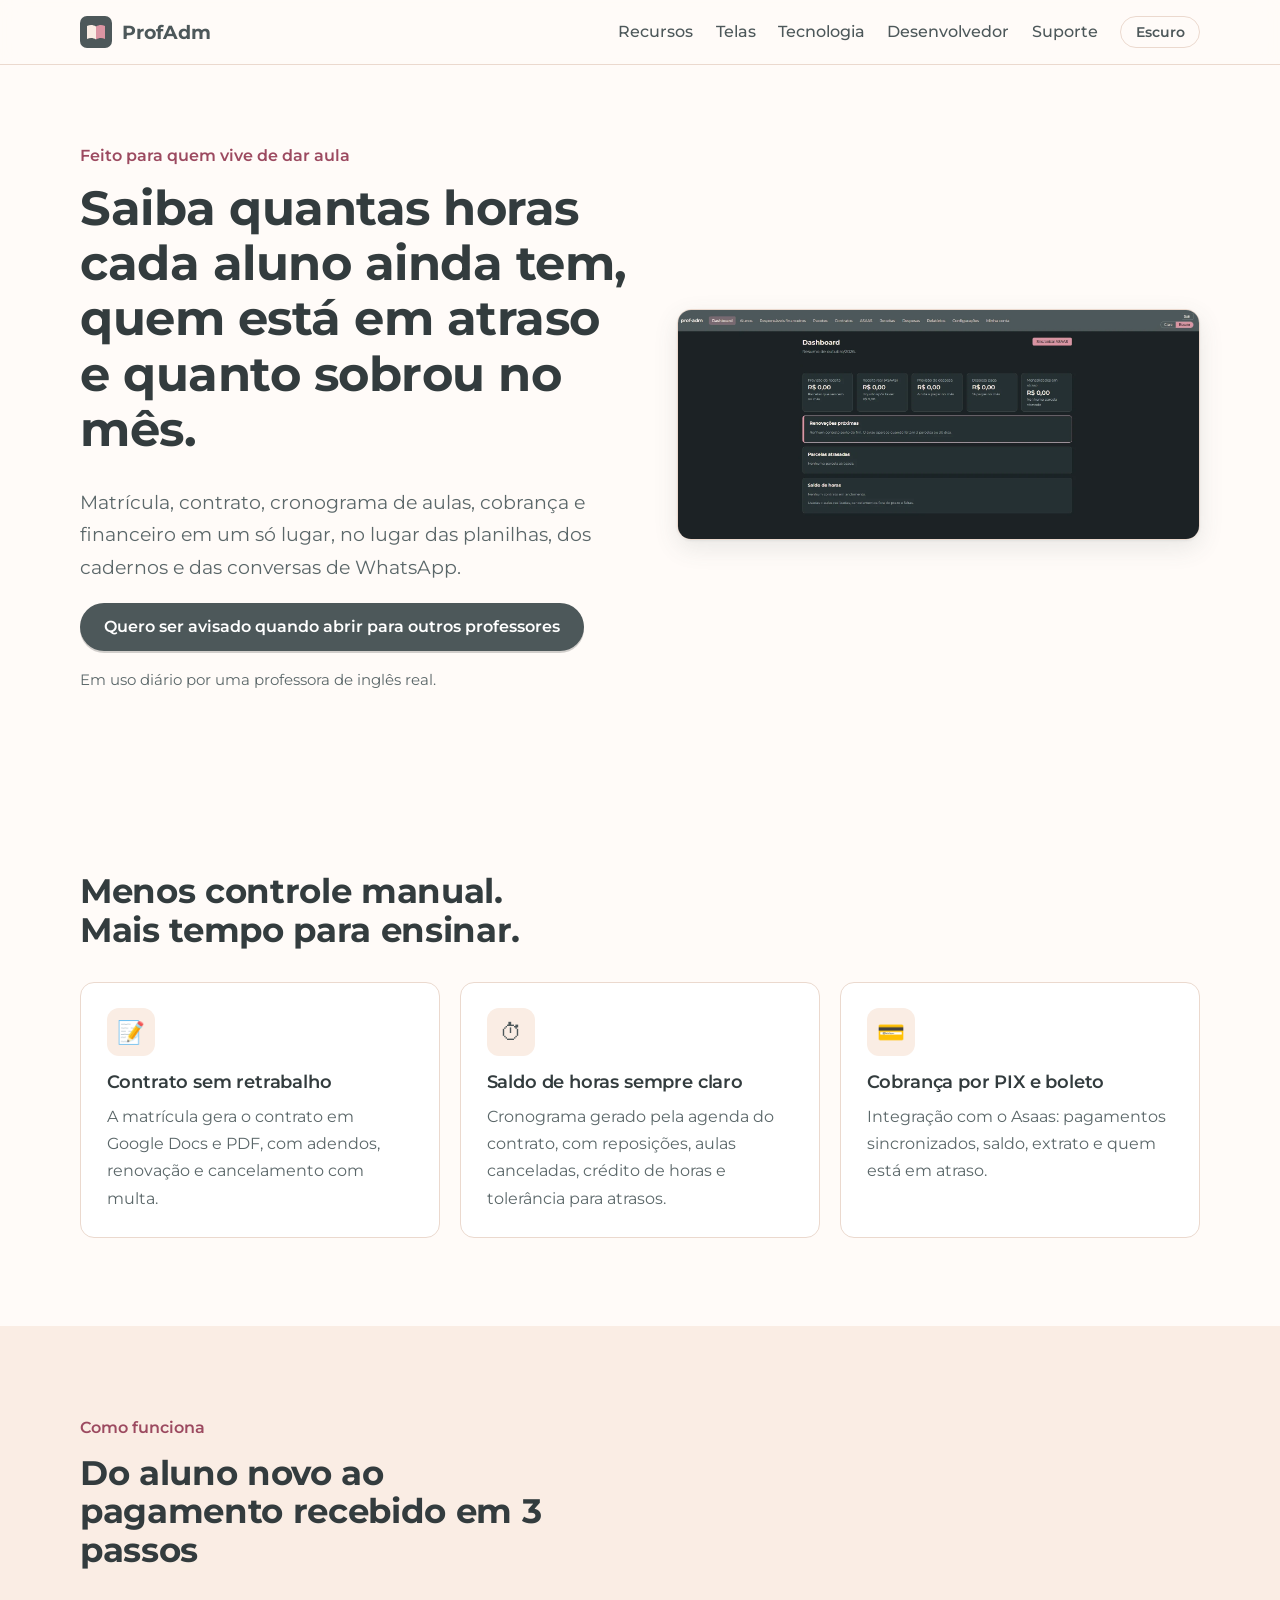
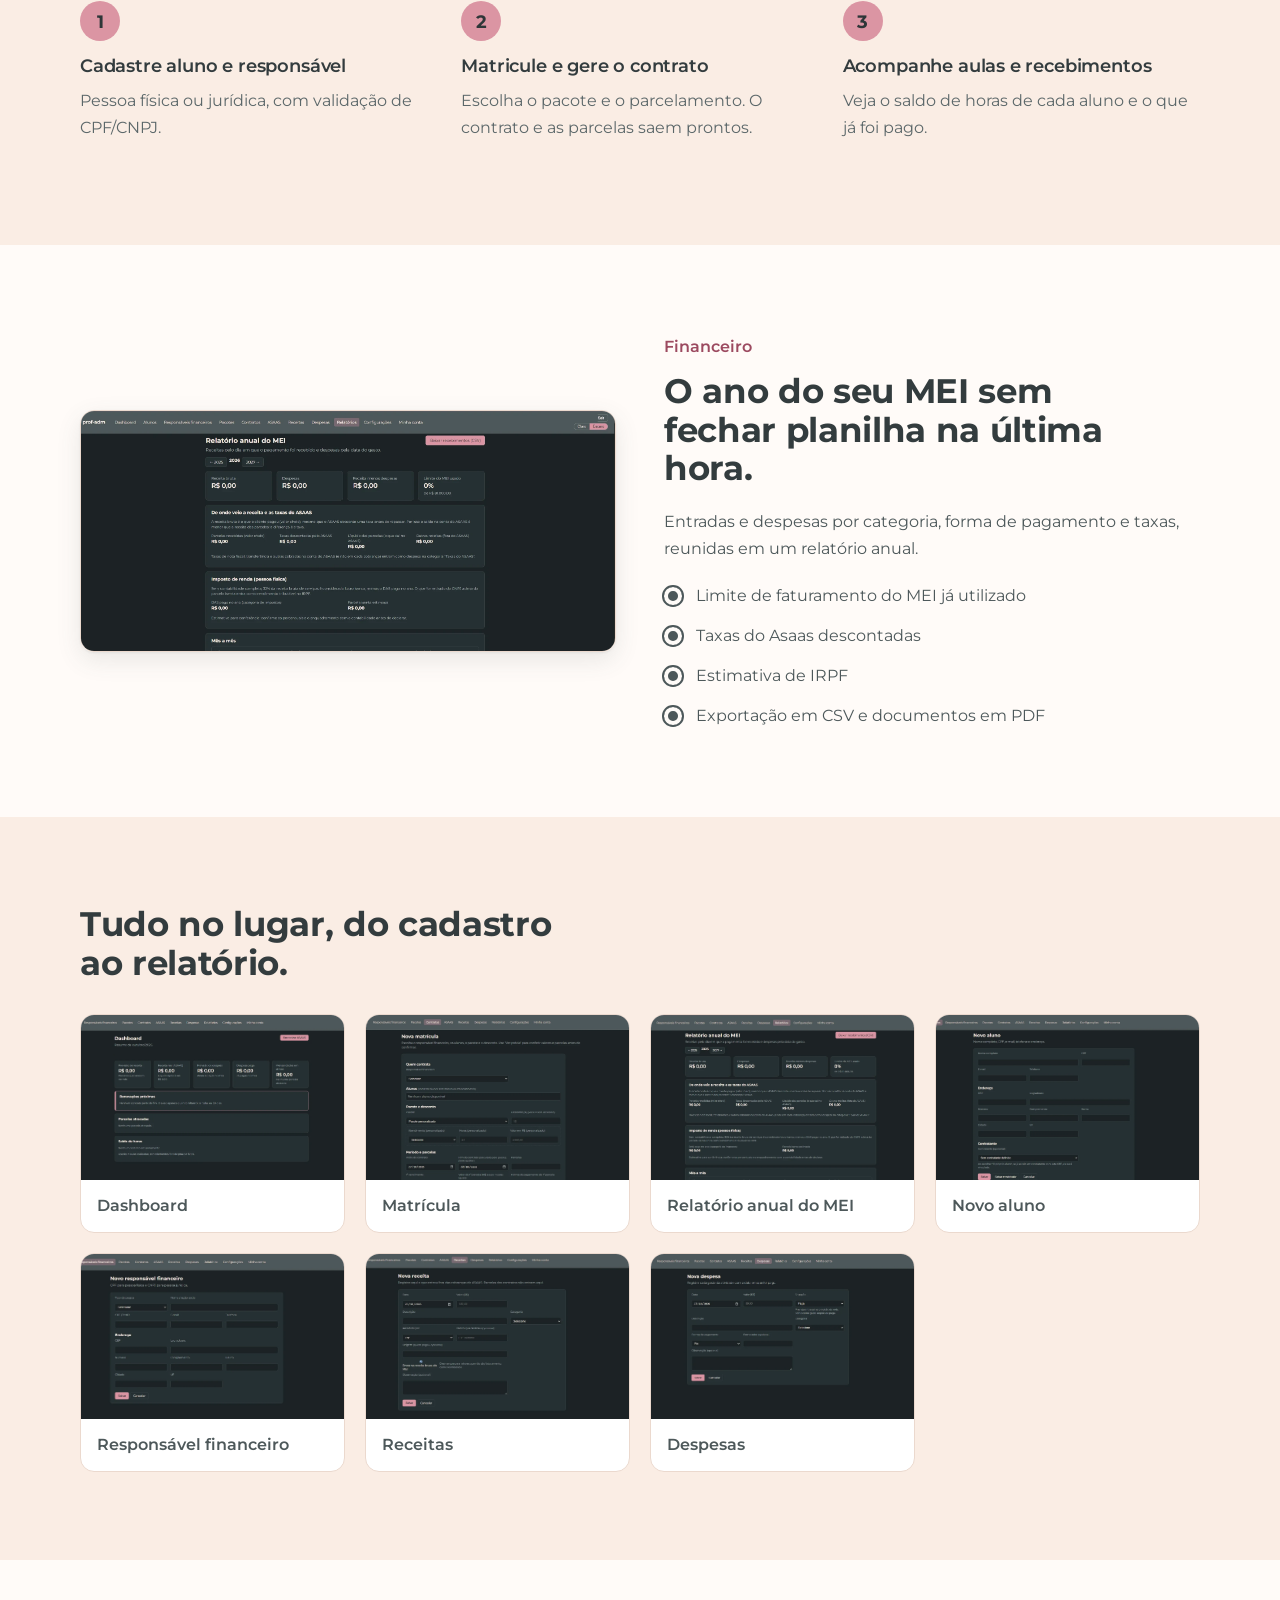
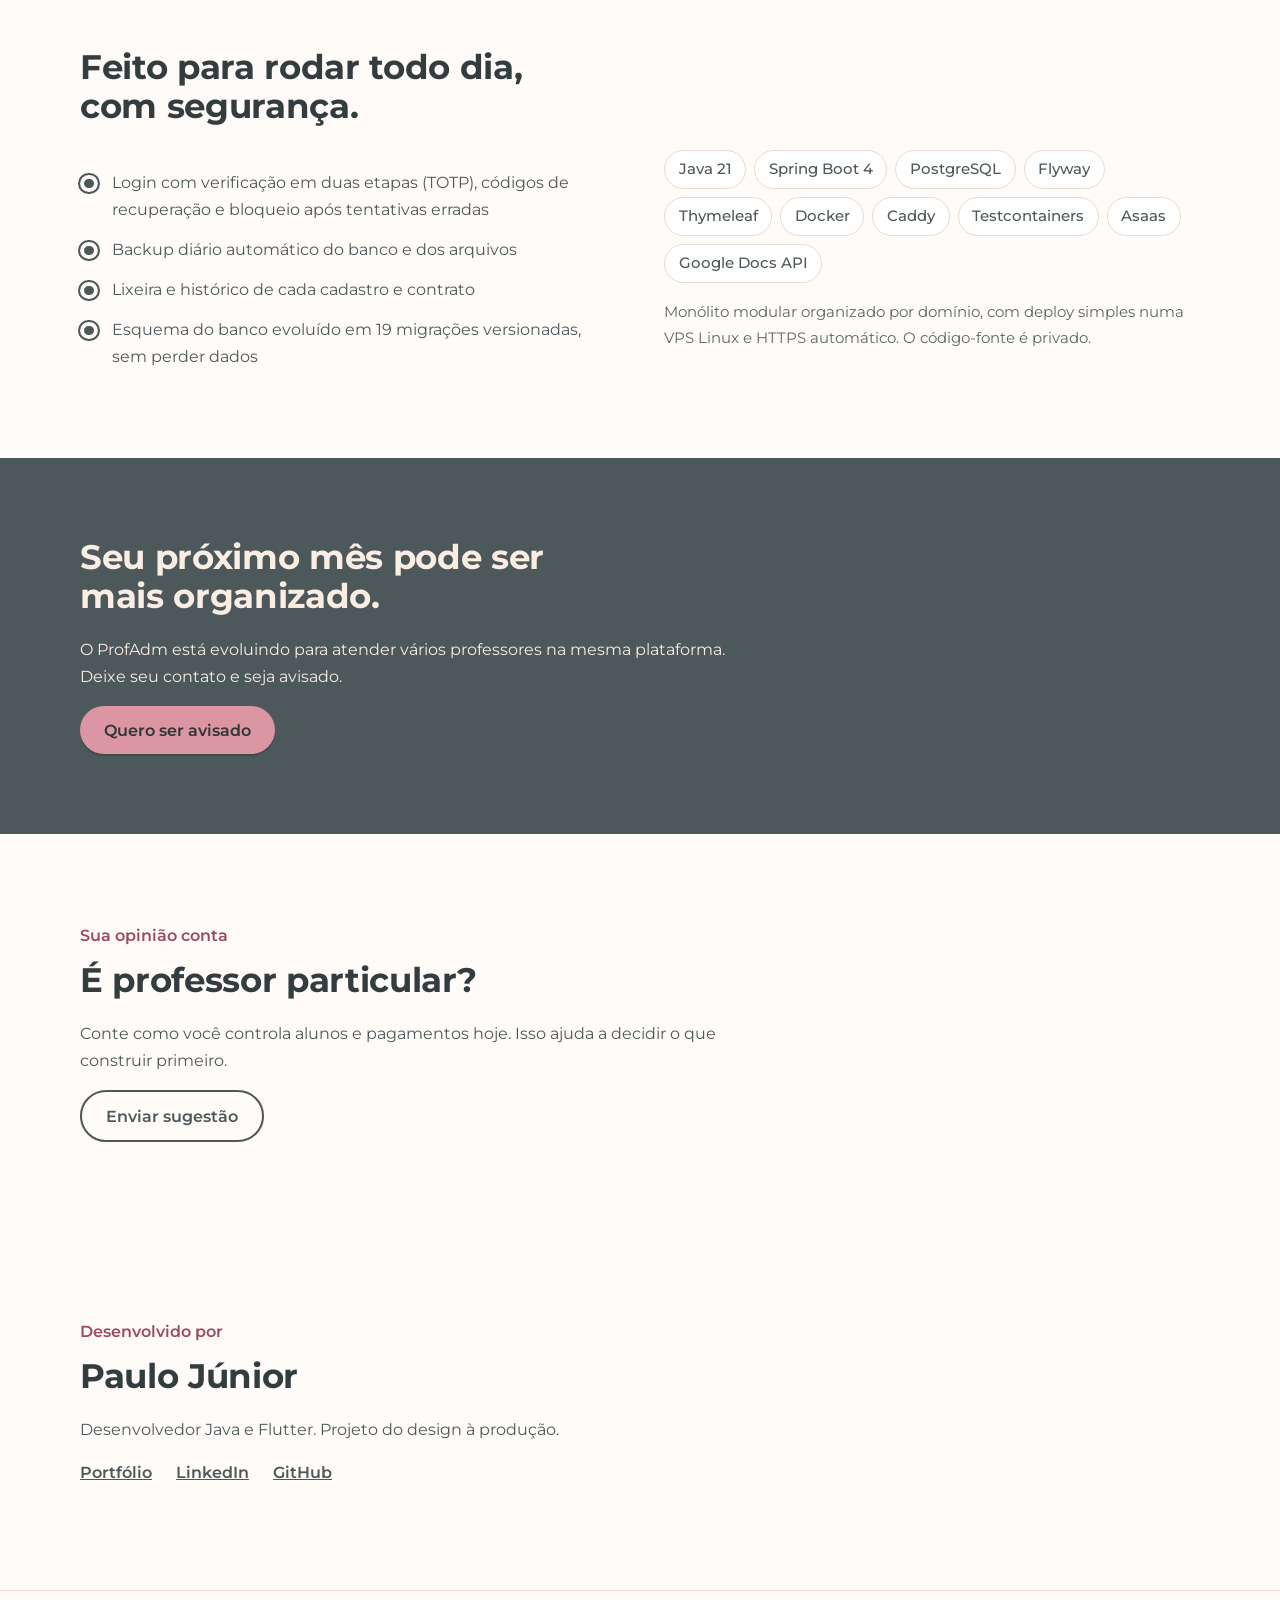
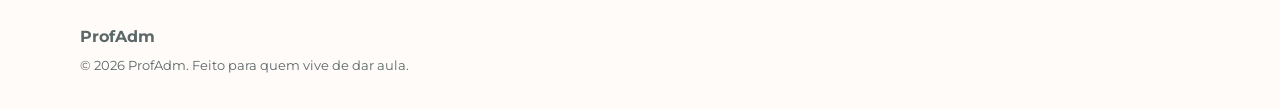
<file: index.html>
<!DOCTYPE html>
<html lang="pt-BR">
<head>
  <meta charset="utf-8">
  <meta name="viewport" content="width=device-width, initial-scale=1">
  <title>ProfAdm — Gestão de alunos, contratos e finanças para professores particulares</title>
  <meta name="description" content="Matrícula, contrato, cronograma de aulas, cobrança e financeiro em um só lugar. Sistema em produção feito para professores particulares.">
  <link rel="icon" href="favicon.ico" sizes="48x48">
  <link rel="icon" href="site/assets/icone.svg" type="image/svg+xml">
  <link rel="icon" href="site/assets/favicon-32.png" type="image/png" sizes="32x32">
  <link rel="icon" href="site/assets/favicon-16.png" type="image/png" sizes="16x16">
  <link rel="apple-touch-icon" href="site/assets/apple-touch-icon.png">
  <link rel="manifest" href=".vscode/site.webmanifest">
  <meta name="theme-color" content="#4D585A">
  <link rel="preconnect" href="https://fonts.googleapis.com">
  <link rel="preconnect" href="https://fonts.gstatic.com" crossorigin>
  <link href="https://fonts.googleapis.com/css2?family=Montserrat:wght@400;500;600;700&display=swap" rel="stylesheet">
  <link rel="stylesheet" href="site/css/styles.css">
  <script>try{var t=localStorage.getItem('theme');if(t)document.documentElement.dataset.theme=t}catch(e){}</script>
</head>
<body>
  <header class="topbar">
    <div class="wrap topbar__in">
      <a class="brand" href="#"><img src="site/assets/icone.svg" alt="" width="32" height="32">ProfAdm</a>
      <nav class="nav" aria-label="Principal">
        <a href="#recursos">Recursos</a>
        <a href="#telas">Telas</a>
        <a href="#tecnologia">Tecnologia</a>
        <a href="#redes">Desenvolvedor</a>
        <a href="suporte.html">Suporte</a>
        <button class="theme" id="theme" type="button" aria-label="Alternar tema escuro">Escuro</button>
      </nav>
    </div>
  </header>

  <main>
    <section class="hero wrap">
      <div class="hero__text">
        <p class="tag">Feito para quem vive de dar aula</p>
        <h1>Saiba quantas horas cada aluno ainda tem, quem está em atraso e quanto sobrou no mês.</h1>
        <p class="lead">Matrícula, contrato, cronograma de aulas, cobrança e financeiro em um só lugar, no lugar das planilhas, dos cadernos e das conversas de WhatsApp.</p>
        <a class="btn" href="suporte.html#contato">Quero ser avisado quando abrir para outros professores</a>
        <p class="note">Em uso diário por uma professora de inglês real.</p>
      </div>
      <figure class="hero__img">
        <img src="site/assets/dashboard.webp" alt="Dashboard do ProfAdm com indicadores de alunos, aulas e financeiro" width="1200" height="750">
      </figure>
    </section>

    <section class="wrap section" id="recursos">
      <h2>Menos controle manual. Mais tempo para ensinar.</h2>
      <div class="cards">
        <article class="card">
          <span class="ico" aria-hidden="true">📝</span>
          <h3>Contrato sem retrabalho</h3>
          <p>A matrícula gera o contrato em Google Docs e PDF, com adendos, renovação e cancelamento com multa.</p>
        </article>
        <article class="card">
          <span class="ico" aria-hidden="true">⏱</span>
          <h3>Saldo de horas sempre claro</h3>
          <p>Cronograma gerado pela agenda do contrato, com reposições, aulas canceladas, crédito de horas e tolerância para atrasos.</p>
        </article>
        <article class="card">
          <span class="ico" aria-hidden="true">💳</span>
          <h3>Cobrança por PIX e boleto</h3>
          <p>Integração com o Asaas: pagamentos sincronizados, saldo, extrato e quem está em atraso.</p>
        </article>
      </div>
    </section>

    <section class="band" id="como-funciona">
      <div class="wrap section">
        <p class="tag">Como funciona</p>
        <h2>Do aluno novo ao pagamento recebido em 3 passos</h2>
        <ol class="steps">
          <li><h3>Cadastre aluno e responsável</h3><p>Pessoa física ou jurídica, com validação de CPF/CNPJ.</p></li>
          <li><h3>Matricule e gere o contrato</h3><p>Escolha o pacote e o parcelamento. O contrato e as parcelas saem prontos.</p></li>
          <li><h3>Acompanhe aulas e recebimentos</h3><p>Veja o saldo de horas de cada aluno e o que já foi pago.</p></li>
        </ol>
      </div>
    </section>

    <section class="wrap section split">
      <figure>
        <img src="site/assets/relatorio.webp" alt="Relatório anual do MEI no ProfAdm" loading="lazy" width="1200" height="750">
      </figure>
      <div>
        <p class="tag">Financeiro</p>
        <h2>O ano do seu MEI sem fechar planilha na última hora.</h2>
        <p>Entradas e despesas por categoria, forma de pagamento e taxas, reunidas em um relatório anual.</p>
        <ul class="checks">
          <li>Limite de faturamento do MEI já utilizado</li>
          <li>Taxas do Asaas descontadas</li>
          <li>Estimativa de IRPF</li>
          <li>Exportação em CSV e documentos em PDF</li>
        </ul>
      </div>
    </section>

    <section class="band" id="telas">
      <div class="wrap section">
        <h2>Tudo no lugar, do cadastro ao relatório.</h2>
        <div class="gallery">
          <button type="button" data-full="site/assets/dashboard.webp" data-alt="Dashboard"><img src="site/assets/dashboard.webp" alt="Dashboard" loading="lazy"><span>Dashboard</span></button>
          <button type="button" data-full="site/assets/matricula.webp" data-alt="Matrícula"><img src="site/assets/matricula.webp" alt="Matrícula" loading="lazy"><span>Matrícula</span></button>
          <button type="button" data-full="site/assets/relatorio.webp" data-alt="Relatório anual do MEI"><img src="site/assets/relatorio.webp" alt="Relatório anual do MEI" loading="lazy"><span>Relatório anual do MEI</span></button>
          <button type="button" data-full="site/assets/aluno.webp" data-alt="Novo aluno"><img src="site/assets/aluno.webp" alt="Novo aluno" loading="lazy"><span>Novo aluno</span></button>
          <button type="button" data-full="site/assets/responsavel.webp" data-alt="Responsável financeiro"><img src="site/assets/responsavel.webp" alt="Responsável financeiro" loading="lazy"><span>Responsável financeiro</span></button>
          <button type="button" data-full="site/assets/receita.webp" data-alt="Receitas"><img src="site/assets/receita.webp" alt="Receitas" loading="lazy"><span>Receitas</span></button>
          <button type="button" data-full="site/assets/despesa.webp" data-alt="Despesas"><img src="site/assets/despesa.webp" alt="Despesas" loading="lazy"><span>Despesas</span></button>
        </div>
      </div>
    </section>

    <section class="wrap section" id="tecnologia">
      <h2>Feito para rodar todo dia, com segurança.</h2>
      <div class="split split--top">
        <ul class="checks">
          <li>Login com verificação em duas etapas (TOTP), códigos de recuperação e bloqueio após tentativas erradas</li>
          <li>Backup diário automático do banco e dos arquivos</li>
          <li>Lixeira e histórico de cada cadastro e contrato</li>
          <li>Esquema do banco evoluído em 19 migrações versionadas, sem perder dados</li>
        </ul>
        <div>
          <ul class="chips" aria-label="Tecnologias">
            <li>Java 21</li><li>Spring Boot 4</li><li>PostgreSQL</li><li>Flyway</li><li>Thymeleaf</li>
            <li>Docker</li><li>Caddy</li><li>Testcontainers</li><li>Asaas</li><li>Google Docs API</li>
          </ul>
          <p class="note">Monólito modular organizado por domínio, com deploy simples numa VPS Linux e HTTPS automático. O código-fonte é privado.</p>
        </div>
      </div>
    </section>

    <section class="cta">
      <div class="wrap">
        <h2>Seu próximo mês pode ser mais organizado.</h2>
        <p>O ProfAdm está evoluindo para atender vários professores na mesma plataforma. Deixe seu contato e seja avisado.</p>
        <a class="btn btn--light" href="suporte.html#contato">Quero ser avisado</a>
      </div>
    </section>

    <section class="wrap section feedback">
      <p class="tag">Sua opinião conta</p>
      <h2>É professor particular?</h2>
      <p>Conte como você controla alunos e pagamentos hoje. Isso ajuda a decidir o que construir primeiro.</p>
      <a class="btn btn--ghost" href="suporte.html#contato">Enviar sugestão</a>
    </section>

    <section class="wrap section dev" id="redes">
      <p class="tag">Desenvolvido por</p>
      <h2>Paulo Júnior</h2>
      <p>Desenvolvedor Java e Flutter. Projeto do design à produção.</p>
      <p class="links">
        <a href="https://paulojr.dev.br/" rel="noopener">Portfólio</a>
         <a href="https://www.linkedin.com/in/paulofojunior" rel="noopener">LinkedIn</a>
        <a href="https://github.com/PauloFOJr/Prof-Adm-Showcase" rel="noopener">GitHub</a>
      </p>
    </section>
  </main>

  <footer class="foot">
    <div class="wrap foot__in">
      <div><strong>ProfAdm</strong><br><small>© <span id="ano">2026</span> ProfAdm. Feito para quem vive de dar aula.</small></div>
    </div>
  </footer>

  <dialog id="viewer" aria-label="Visualizar tela">
    <form method="dialog"><button class="close" aria-label="Fechar">×</button></form>
    <img id="viewer-img" alt="">
  </dialog>

  <script src="site/js/main.js" defer></script>
</body>
</html>
</file>
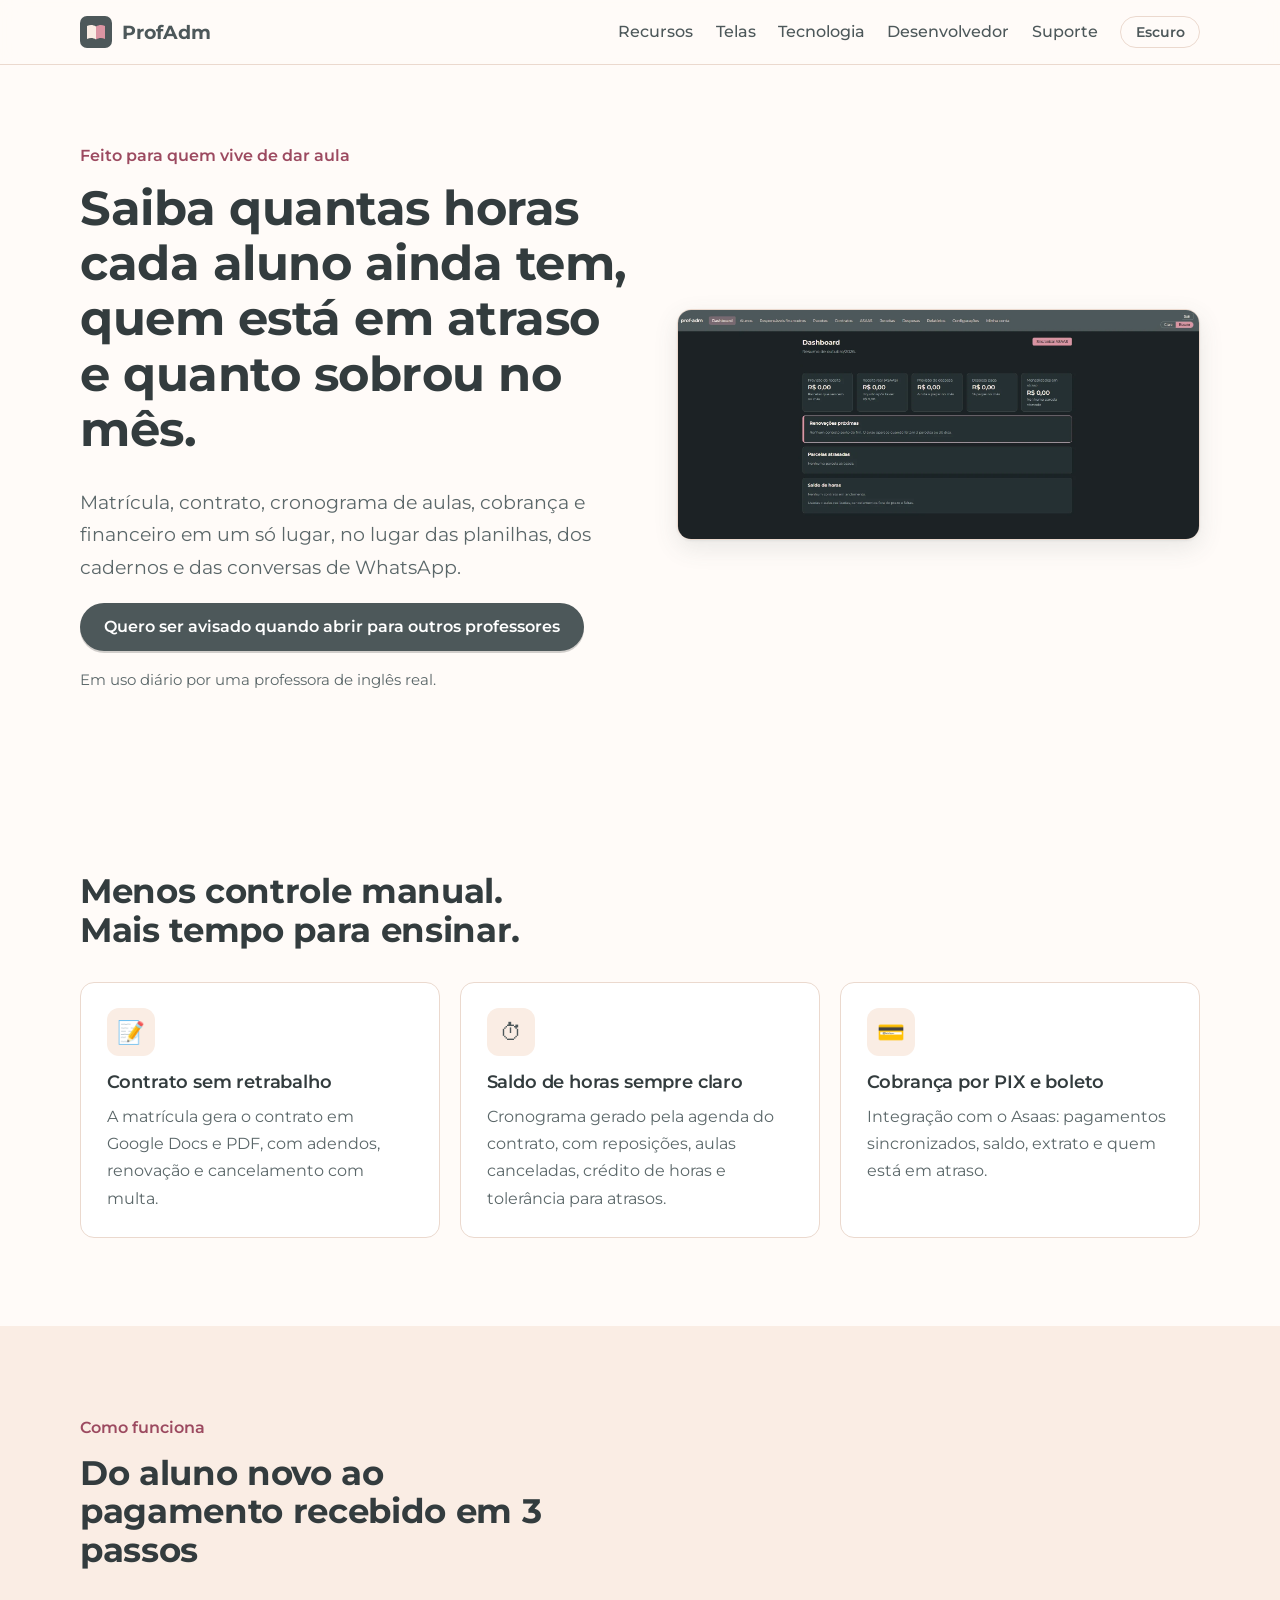
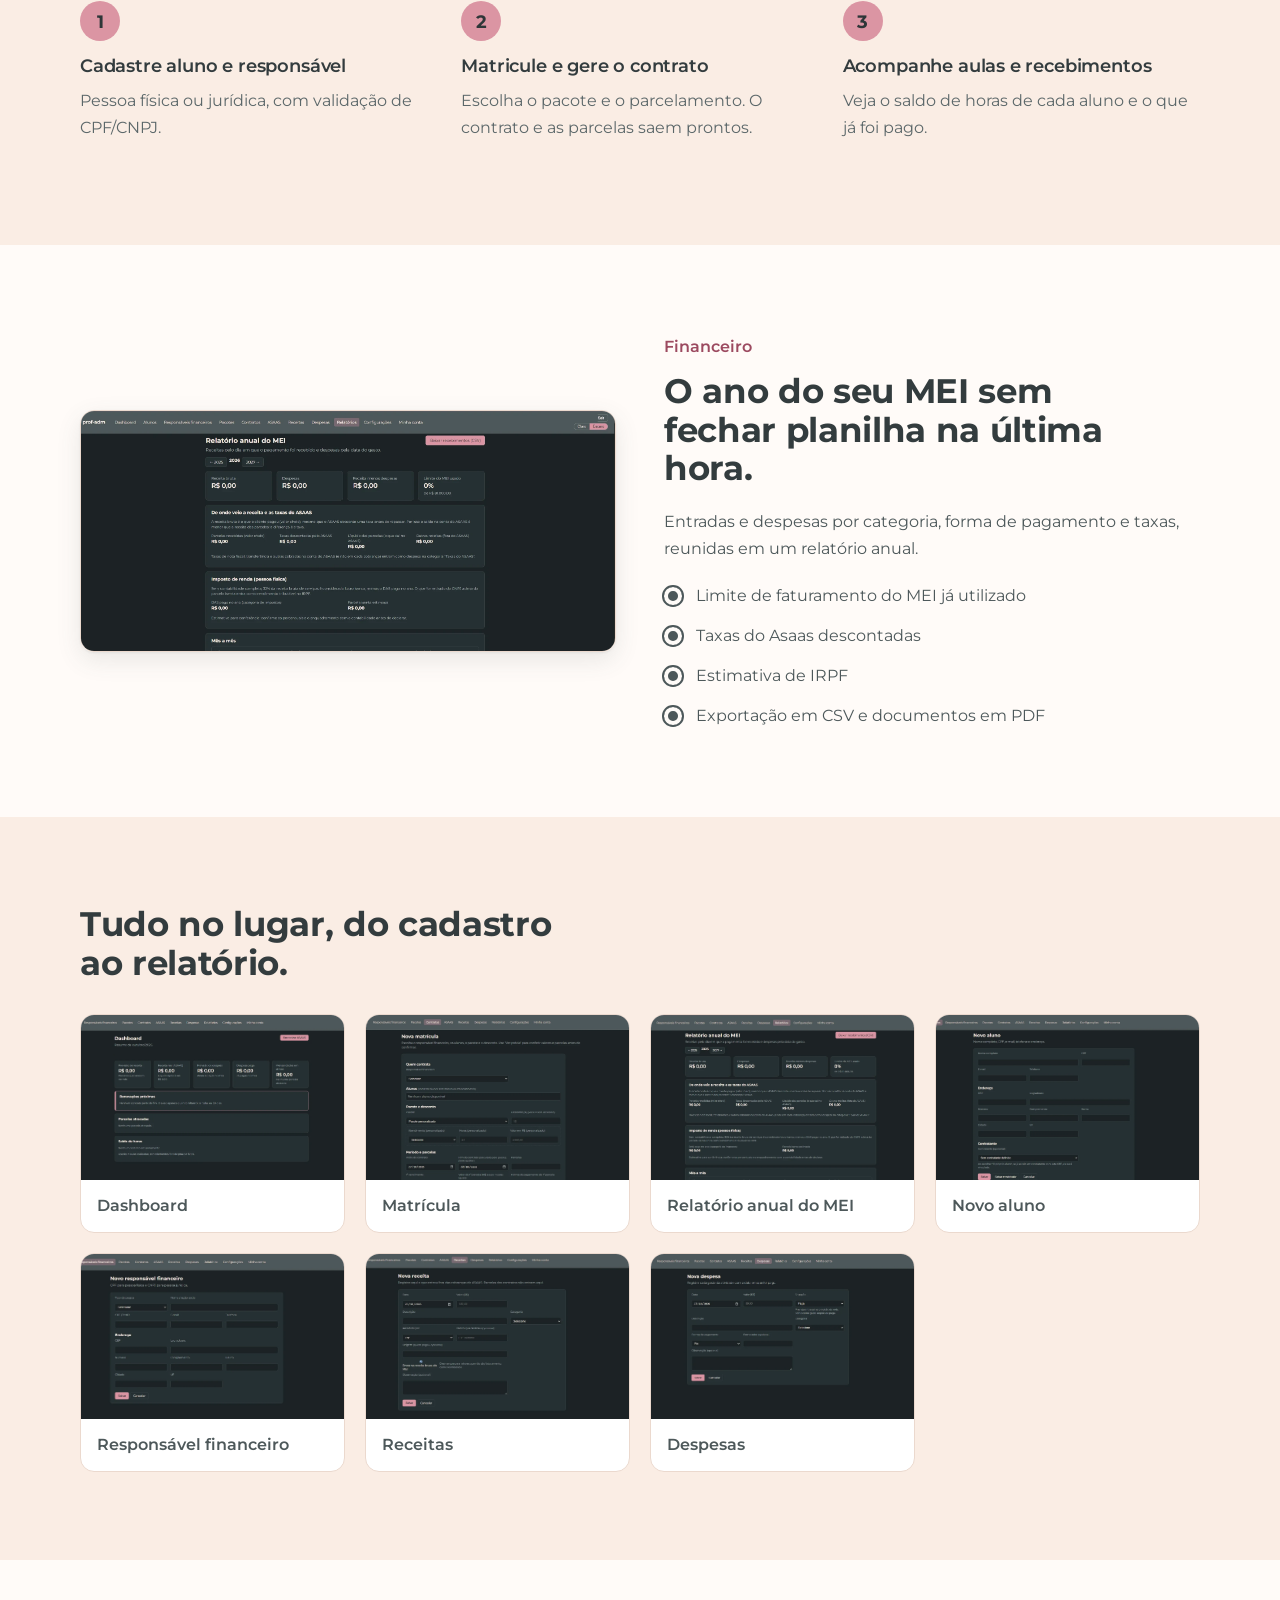
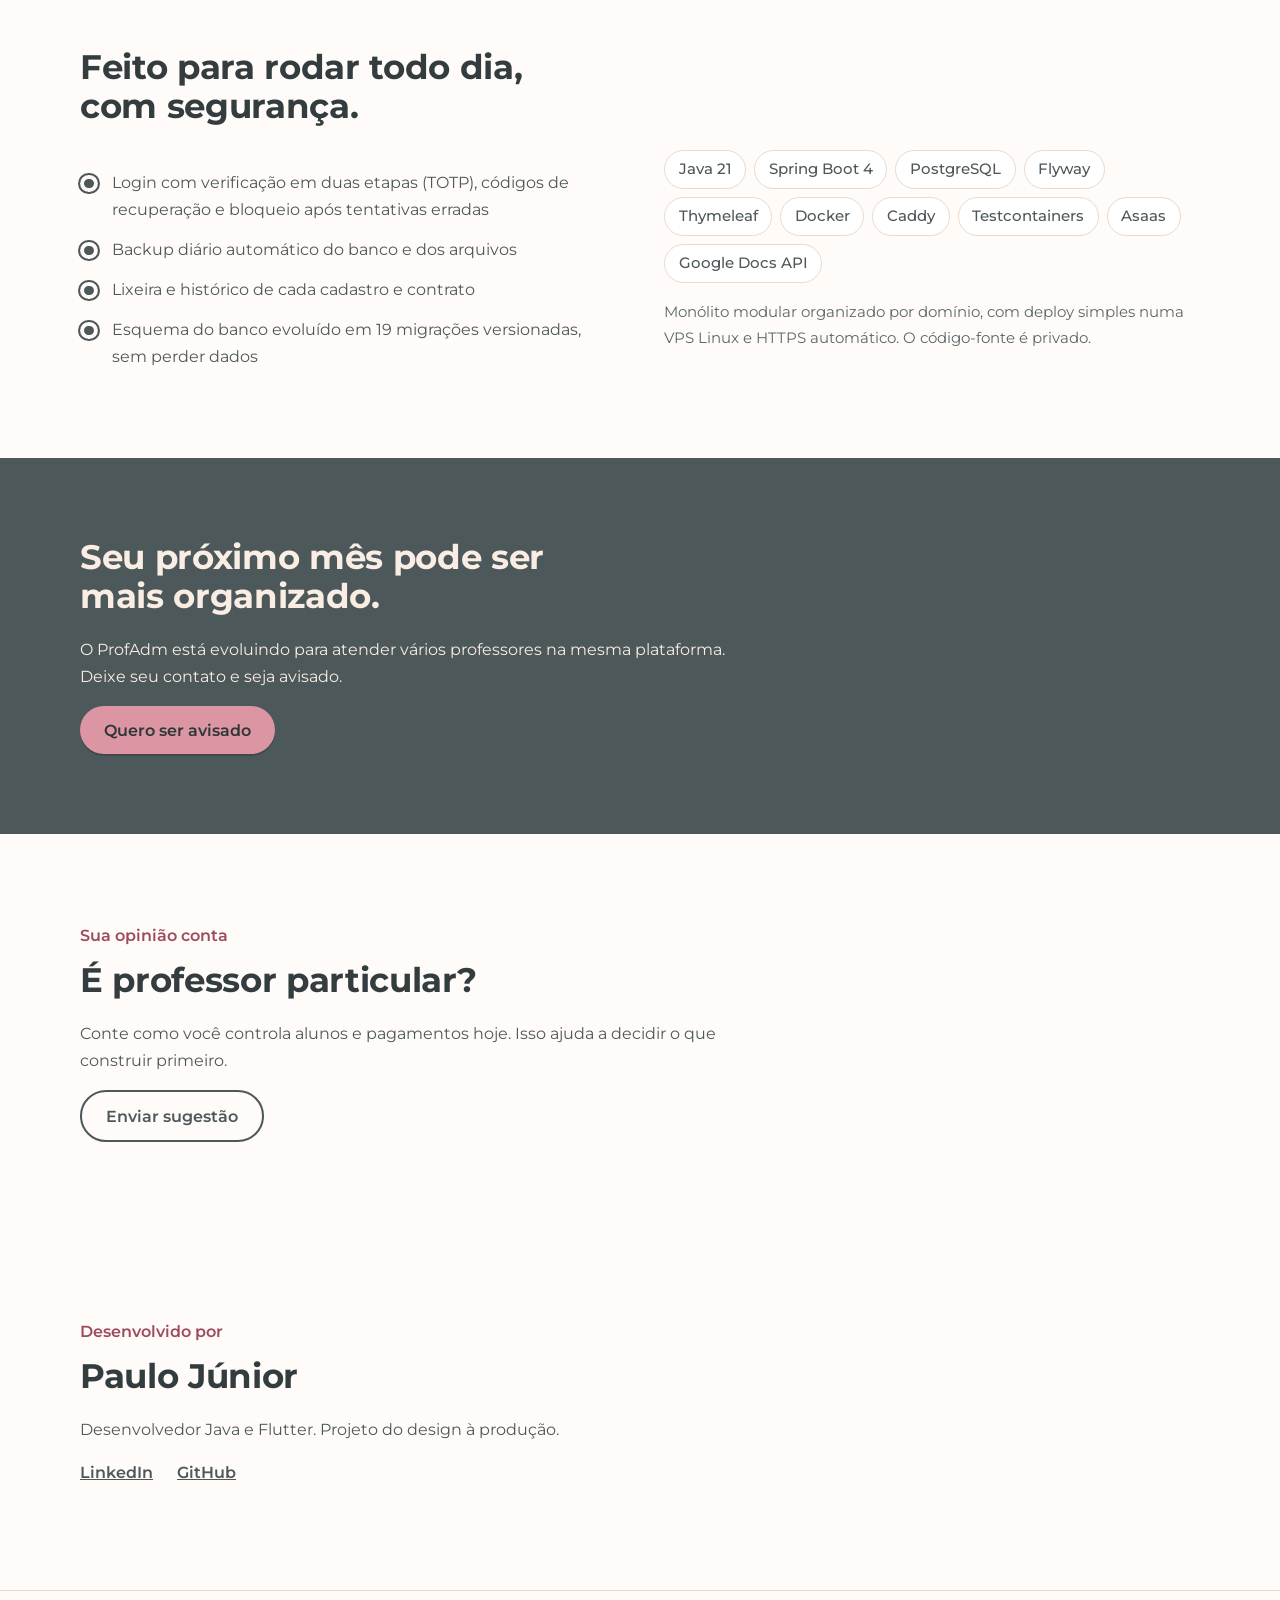
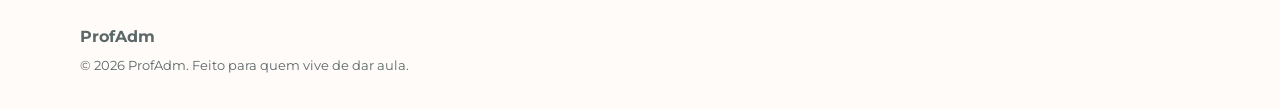
<file: site/index.html>
<!DOCTYPE html>
<html lang="pt-BR">
<head>
  <meta charset="utf-8">
  <meta name="viewport" content="width=device-width, initial-scale=1">
  <title>ProfAdm — Gestão de alunos, contratos e finanças para professores particulares</title>
  <meta name="description" content="Matrícula, contrato, cronograma de aulas, cobrança e financeiro em um só lugar. Sistema em produção feito para professores particulares.">
  <link rel="icon" href="favicon.ico" sizes="48x48">
  <link rel="icon" href="assets/icone.svg" type="image/svg+xml">
  <link rel="icon" href="assets/favicon-32.png" type="image/png" sizes="32x32">
  <link rel="icon" href="assets/favicon-16.png" type="image/png" sizes="16x16">
  <link rel="apple-touch-icon" href="assets/apple-touch-icon.png">
  <link rel="manifest" href="site.webmanifest">
  <meta name="theme-color" content="#4D585A">
  <link rel="preconnect" href="https://fonts.googleapis.com">
  <link rel="preconnect" href="https://fonts.gstatic.com" crossorigin>
  <link href="https://fonts.googleapis.com/css2?family=Montserrat:wght@400;500;600;700&display=swap" rel="stylesheet">
  <link rel="stylesheet" href="css/styles.css">
  <script>try{var t=localStorage.getItem('theme');if(t)document.documentElement.dataset.theme=t}catch(e){}</script>
</head>
<body>
  <header class="topbar">
    <div class="wrap topbar__in">
      <a class="brand" href="#"><img src="assets/icone.svg" alt="" width="32" height="32">ProfAdm</a>
      <nav class="nav" aria-label="Principal">
        <a href="#recursos">Recursos</a>
        <a href="#telas">Telas</a>
        <a href="#tecnologia">Tecnologia</a>
        <a href="#redes">Desenvolvedor</a>
        <a href="suporte.html">Suporte</a>
        <button class="theme" id="theme" type="button" aria-label="Alternar tema escuro">Escuro</button>
      </nav>
    </div>
  </header>

  <main>
    <section class="hero wrap">
      <div class="hero__text">
        <p class="tag">Feito para quem vive de dar aula</p>
        <h1>Saiba quantas horas cada aluno ainda tem, quem está em atraso e quanto sobrou no mês.</h1>
        <p class="lead">Matrícula, contrato, cronograma de aulas, cobrança e financeiro em um só lugar, no lugar das planilhas, dos cadernos e das conversas de WhatsApp.</p>
        <a class="btn" href="suporte.html#contato">Quero ser avisado quando abrir para outros professores</a>
        <p class="note">Em uso diário por uma professora de inglês real.</p>
      </div>
      <figure class="hero__img">
        <img src="assets/dashboard.webp" alt="Dashboard do ProfAdm com indicadores de alunos, aulas e financeiro" width="1200" height="750">
      </figure>
    </section>

    <section class="wrap section" id="recursos">
      <h2>Menos controle manual. Mais tempo para ensinar.</h2>
      <div class="cards">
        <article class="card">
          <span class="ico" aria-hidden="true">📝</span>
          <h3>Contrato sem retrabalho</h3>
          <p>A matrícula gera o contrato em Google Docs e PDF, com adendos, renovação e cancelamento com multa.</p>
        </article>
        <article class="card">
          <span class="ico" aria-hidden="true">⏱</span>
          <h3>Saldo de horas sempre claro</h3>
          <p>Cronograma gerado pela agenda do contrato, com reposições, aulas canceladas, crédito de horas e tolerância para atrasos.</p>
        </article>
        <article class="card">
          <span class="ico" aria-hidden="true">💳</span>
          <h3>Cobrança por PIX e boleto</h3>
          <p>Integração com o Asaas: pagamentos sincronizados, saldo, extrato e quem está em atraso.</p>
        </article>
      </div>
    </section>

    <section class="band" id="como-funciona">
      <div class="wrap section">
        <p class="tag">Como funciona</p>
        <h2>Do aluno novo ao pagamento recebido em 3 passos</h2>
        <ol class="steps">
          <li><h3>Cadastre aluno e responsável</h3><p>Pessoa física ou jurídica, com validação de CPF/CNPJ.</p></li>
          <li><h3>Matricule e gere o contrato</h3><p>Escolha o pacote e o parcelamento. O contrato e as parcelas saem prontos.</p></li>
          <li><h3>Acompanhe aulas e recebimentos</h3><p>Veja o saldo de horas de cada aluno e o que já foi pago.</p></li>
        </ol>
      </div>
    </section>

    <section class="wrap section split">
      <figure>
        <img src="assets/relatorio.webp" alt="Relatório anual do MEI no ProfAdm" loading="lazy" width="1200" height="750">
      </figure>
      <div>
        <p class="tag">Financeiro</p>
        <h2>O ano do seu MEI sem fechar planilha na última hora.</h2>
        <p>Entradas e despesas por categoria, forma de pagamento e taxas, reunidas em um relatório anual.</p>
        <ul class="checks">
          <li>Limite de faturamento do MEI já utilizado</li>
          <li>Taxas do Asaas descontadas</li>
          <li>Estimativa de IRPF</li>
          <li>Exportação em CSV e documentos em PDF</li>
        </ul>
      </div>
    </section>

    <section class="band" id="telas">
      <div class="wrap section">
        <h2>Tudo no lugar, do cadastro ao relatório.</h2>
        <div class="gallery">
          <button type="button" data-full="assets/dashboard.webp" data-alt="Dashboard"><img src="assets/dashboard.webp" alt="Dashboard" loading="lazy"><span>Dashboard</span></button>
          <button type="button" data-full="assets/matricula.webp" data-alt="Matrícula"><img src="assets/matricula.webp" alt="Matrícula" loading="lazy"><span>Matrícula</span></button>
          <button type="button" data-full="assets/relatorio.webp" data-alt="Relatório anual do MEI"><img src="assets/relatorio.webp" alt="Relatório anual do MEI" loading="lazy"><span>Relatório anual do MEI</span></button>
          <button type="button" data-full="assets/aluno.webp" data-alt="Novo aluno"><img src="assets/aluno.webp" alt="Novo aluno" loading="lazy"><span>Novo aluno</span></button>
          <button type="button" data-full="assets/responsavel.webp" data-alt="Responsável financeiro"><img src="assets/responsavel.webp" alt="Responsável financeiro" loading="lazy"><span>Responsável financeiro</span></button>
          <button type="button" data-full="assets/receita.webp" data-alt="Receitas"><img src="assets/receita.webp" alt="Receitas" loading="lazy"><span>Receitas</span></button>
          <button type="button" data-full="assets/despesa.webp" data-alt="Despesas"><img src="assets/despesa.webp" alt="Despesas" loading="lazy"><span>Despesas</span></button>
        </div>
      </div>
    </section>

    <section class="wrap section" id="tecnologia">
      <h2>Feito para rodar todo dia, com segurança.</h2>
      <div class="split split--top">
        <ul class="checks">
          <li>Login com verificação em duas etapas (TOTP), códigos de recuperação e bloqueio após tentativas erradas</li>
          <li>Backup diário automático do banco e dos arquivos</li>
          <li>Lixeira e histórico de cada cadastro e contrato</li>
          <li>Esquema do banco evoluído em 19 migrações versionadas, sem perder dados</li>
        </ul>
        <div>
          <ul class="chips" aria-label="Tecnologias">
            <li>Java 21</li><li>Spring Boot 4</li><li>PostgreSQL</li><li>Flyway</li><li>Thymeleaf</li>
            <li>Docker</li><li>Caddy</li><li>Testcontainers</li><li>Asaas</li><li>Google Docs API</li>
          </ul>
          <p class="note">Monólito modular organizado por domínio, com deploy simples numa VPS Linux e HTTPS automático. O código-fonte é privado.</p>
        </div>
      </div>
    </section>

    <section class="cta">
      <div class="wrap">
        <h2>Seu próximo mês pode ser mais organizado.</h2>
        <p>O ProfAdm está evoluindo para atender vários professores na mesma plataforma. Deixe seu contato e seja avisado.</p>
        <a class="btn btn--light" href="suporte.html#contato">Quero ser avisado</a>
      </div>
    </section>

    <section class="wrap section feedback">
      <p class="tag">Sua opinião conta</p>
      <h2>É professor particular?</h2>
      <p>Conte como você controla alunos e pagamentos hoje. Isso ajuda a decidir o que construir primeiro.</p>
      <a class="btn btn--ghost" href="suporte.html#contato">Enviar sugestão</a>
    </section>

    <section class="wrap section dev" id="redes">
      <p class="tag">Desenvolvido por</p>
      <h2>Paulo Júnior</h2>
      <p>Desenvolvedor Java e Flutter. Projeto do design à produção.</p>
      <p class="links">
        <a href="https://www.linkedin.com/in/paulofojunior" rel="noopener">LinkedIn</a>
        <a href="https://github.com/PauloFOJr/Prof-Adm-Showcase" rel="noopener">GitHub</a>
      </p>
    </section>
  </main>

  <footer class="foot">
    <div class="wrap foot__in">
      <div><strong>ProfAdm</strong><br><small>© <span id="ano">2026</span> ProfAdm. Feito para quem vive de dar aula.</small></div>
    </div>
  </footer>

  <dialog id="viewer" aria-label="Visualizar tela">
    <form method="dialog"><button class="close" aria-label="Fechar">×</button></form>
    <img id="viewer-img" alt="">
  </dialog>

  <script src="js/main.js" defer></script>
</body>
</html>
</file>
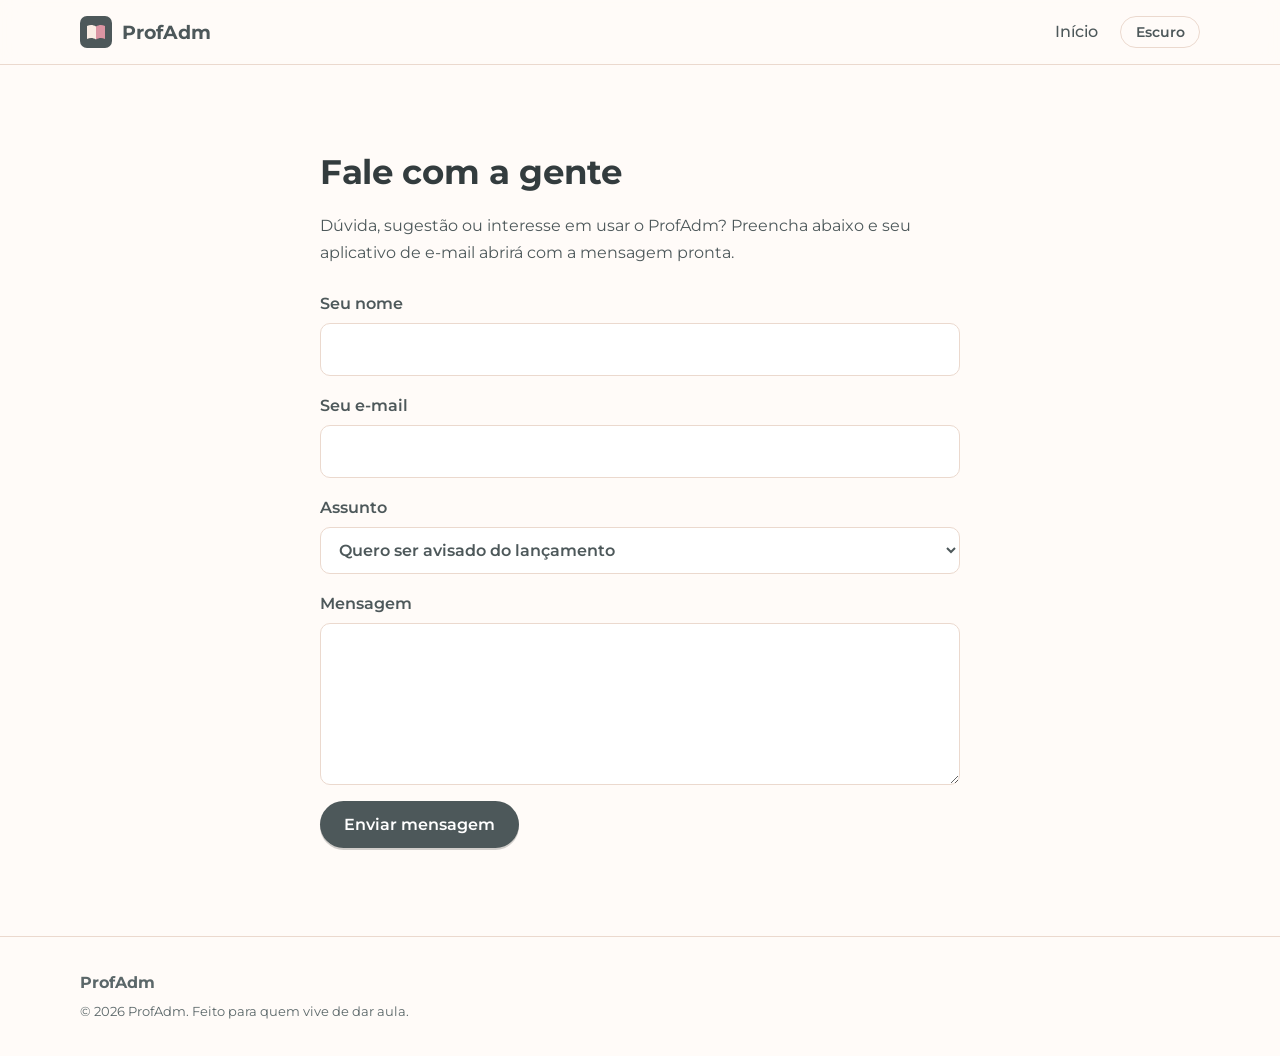
<file: suporte.html>
<!DOCTYPE html>
<html lang="pt-BR">
<head>
  <meta charset="utf-8">
  <meta name="viewport" content="width=device-width, initial-scale=1">
  <title>Suporte — ProfAdm</title>
  <link rel="icon" href="site/assets/favicon.ico" sizes="48x48">
  <link rel="icon" href="site/assets/icone.svg" type="image/svg+xml">
  <link rel="icon" href="site/assets/favicon-32.png" type="image/png" sizes="32x32">
  <link rel="icon" href="site/assets/favicon-16.png" type="image/png" sizes="16x16">
  <link rel="apple-touch-icon" href="site/assets/apple-touch-icon.png">
  <link rel="manifest" href=".vscode/site.webmanifest">
  <meta name="theme-color" content="#4D585A">
  <link rel="preconnect" href="https://fonts.googleapis.com">
  <link rel="preconnect" href="https://fonts.gstatic.com" crossorigin>
  <link href="https://fonts.googleapis.com/css2?family=Montserrat:wght@400;500;600;700&display=swap" rel="stylesheet">
  <link rel="stylesheet" href="site/css/styles.css">
  <script>try{var t=localStorage.getItem('theme');if(t)document.documentElement.dataset.theme=t}catch(e){}</script>
</head>
<body>
  <header class="topbar">
    <div class="wrap topbar__in">
      <a class="brand" href="index.html"><img src="site/assets/icone.svg" alt="" width="32" height="32">ProfAdm</a>
      <nav class="nav" aria-label="Principal">
        <a href="index.html">Início</a>
        <button class="theme" id="theme" type="button" aria-label="Alternar tema escuro">Escuro</button>
      </nav>
    </div>
  </header>
  <main class="wrap section page" id="contato">
    <h1 class="h2">Fale com a gente</h1>
    <p>Dúvida, sugestão ou interesse em usar o ProfAdm? Preencha abaixo e seu aplicativo de e-mail abrirá com a mensagem pronta.</p>
    <form id="contact" class="form" data-email="junior.pfo@gmail.com">
      <label>Seu nome<input name="nome" required autocomplete="name"></label>
      <label>Seu e-mail<input name="email" type="email" required autocomplete="email"></label>
      <label>Assunto
        <select name="assunto">
          <option>Quero ser avisado do lançamento</option>
          <option>Sugestão</option>
          <option>Dúvida</option>
        </select>
      </label>
      <label>Mensagem<textarea name="msg" rows="5" required></textarea></label>
      <button class="btn" type="submit">Enviar mensagem</button>
    </form>
  </main>
  <footer class="foot">
    <div class="wrap foot__in">
       <div><strong>ProfAdm</strong><br><small>© <span id="ano">2026</span> ProfAdm. Feito para quem vive de dar aula.</small></div>
    </div>
      
    </div>
  </footer>
  <script src="site/js/main.js" defer></script>
</body>
</html>
</file>
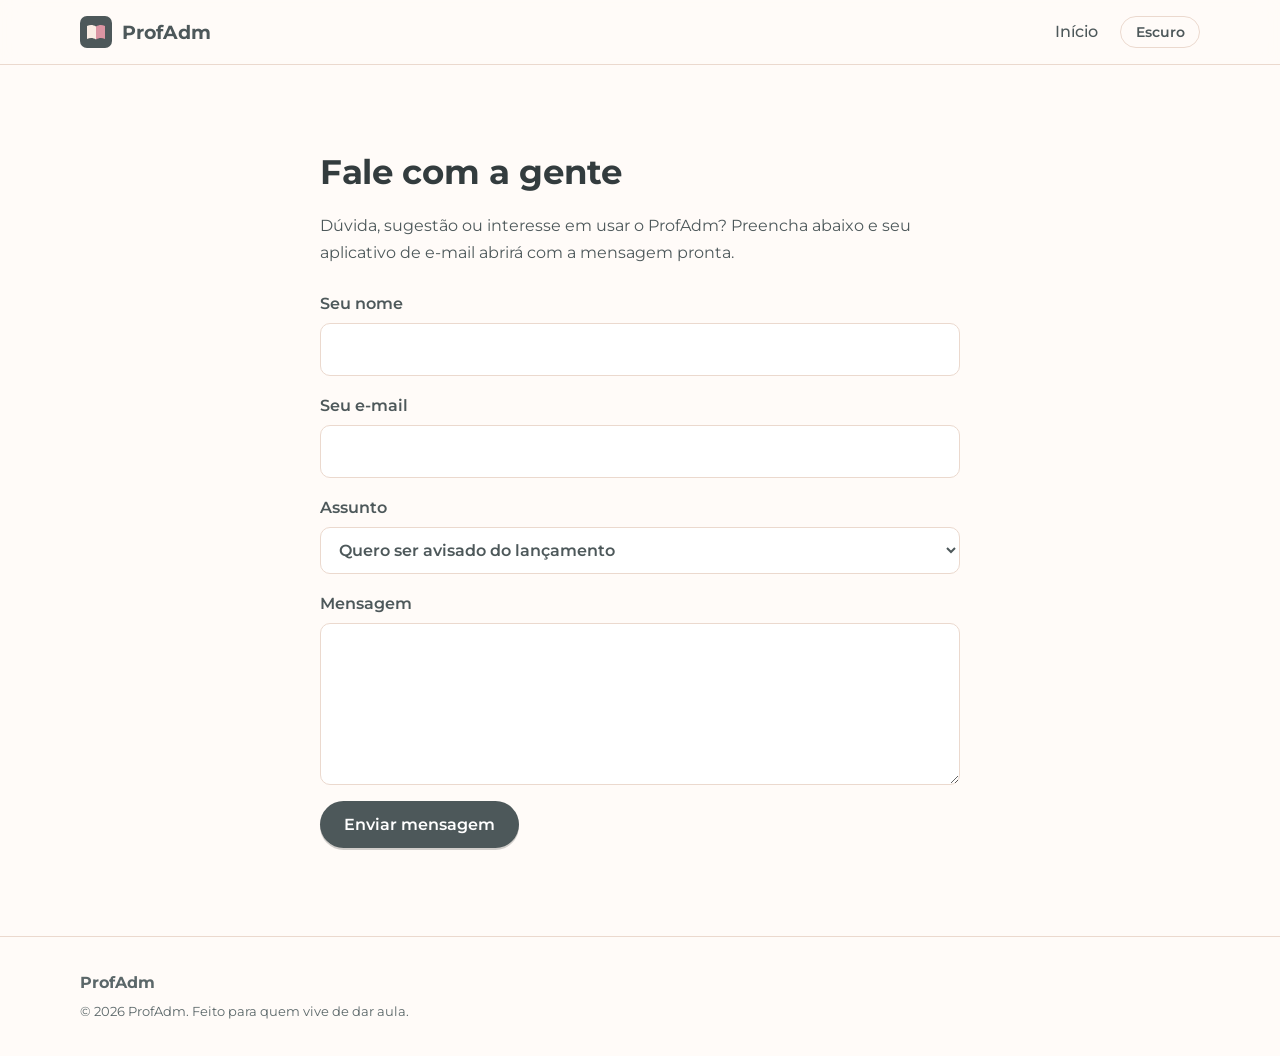
<file: site/suporte.html>
<!DOCTYPE html>
<html lang="pt-BR">
<head>
  <meta charset="utf-8">
  <meta name="viewport" content="width=device-width, initial-scale=1">
  <title>Suporte — ProfAdm</title>
  <link rel="icon" href="favicon.ico" sizes="48x48">
  <link rel="icon" href="assets/icone.svg" type="image/svg+xml">
  <link rel="icon" href="assets/favicon-32.png" type="image/png" sizes="32x32">
  <link rel="icon" href="assets/favicon-16.png" type="image/png" sizes="16x16">
  <link rel="apple-touch-icon" href="assets/apple-touch-icon.png">
  <link rel="manifest" href="site.webmanifest">
  <meta name="theme-color" content="#4D585A">
  <link rel="preconnect" href="https://fonts.googleapis.com">
  <link rel="preconnect" href="https://fonts.gstatic.com" crossorigin>
  <link href="https://fonts.googleapis.com/css2?family=Montserrat:wght@400;500;600;700&display=swap" rel="stylesheet">
  <link rel="stylesheet" href="css/styles.css">
  <script>try{var t=localStorage.getItem('theme');if(t)document.documentElement.dataset.theme=t}catch(e){}</script>
</head>
<body>
  <header class="topbar">
    <div class="wrap topbar__in">
      <a class="brand" href="index.html"><img src="assets/icone.svg" alt="" width="32" height="32">ProfAdm</a>
      <nav class="nav" aria-label="Principal">
        <a href="index.html">Início</a>
        <button class="theme" id="theme" type="button" aria-label="Alternar tema escuro">Escuro</button>
      </nav>
    </div>
  </header>
  <main class="wrap section page" id="contato">
    <h1 class="h2">Fale com a gente</h1>
    <p>Dúvida, sugestão ou interesse em usar o ProfAdm? Preencha abaixo e seu aplicativo de e-mail abrirá com a mensagem pronta.</p>
    <form id="contact" class="form" data-email="junior.pfo@gmail.com">
      <label>Seu nome<input name="nome" required autocomplete="name"></label>
      <label>Seu e-mail<input name="email" type="email" required autocomplete="email"></label>
      <label>Assunto
        <select name="assunto">
          <option>Quero ser avisado do lançamento</option>
          <option>Sugestão</option>
          <option>Dúvida</option>
        </select>
      </label>
      <label>Mensagem<textarea name="msg" rows="5" required></textarea></label>
      <button class="btn" type="submit">Enviar mensagem</button>
    </form>
  </main>
  <footer class="foot">
    <div class="wrap foot__in">
       <div><strong>ProfAdm</strong><br><small>© <span id="ano">2026</span> ProfAdm. Feito para quem vive de dar aula.</small></div>
    </div>
      
    </div>
  </footer>
  <script src="js/main.js" defer></script>
</body>
</html>
</file>
<file: site/css/styles.css>
/* Identidade ProfAdm: grafite #4D585A, rosa #DB95A3, creme #FAEDE4. Fonte: Montserrat */
:root {
  --bg: #fffbf8; --surface: #ffffff; --band: #faede4; --line: #ebd9ce;
  --ink: #4d585a; --head: #333c3e; --muted: #5b6769;
  --brand: #4d585a; --brand-ink: #ffffff;
  --accent: #db95a3; --on-accent: #2e3638; --rose: #9c4a60;
  --cta-bg: #4d585a; --cta-ink: #faede4;
  --radius: 14px; --shadow: 0 1px 2px rgba(77,88,90,.08), 0 8px 24px rgba(77,88,90,.12);
  --display: "Montserrat", system-ui, sans-serif;
  --body: "Montserrat", system-ui, sans-serif;
}
@media (prefers-color-scheme: dark) {
  :root:not([data-theme="light"]) {
    --bg: #1c2325; --surface: #263032; --band: #212a2c; --line: #374345;
    --ink: #f3e4da; --head: #faede4; --muted: #b4bdbd;
    --brand: #db95a3; --brand-ink: #2e3638; --rose: #db95a3;
    --shadow: 0 8px 24px rgba(0,0,0,.4);
  }
}
:root[data-theme="dark"] {
  --bg: #1c2325; --surface: #263032; --band: #212a2c; --line: #374345;
  --ink: #f3e4da; --head: #faede4; --muted: #b4bdbd;
  --brand: #db95a3; --brand-ink: #2e3638; --rose: #db95a3;
  --shadow: 0 8px 24px rgba(0,0,0,.4);
}
*, *::before, *::after { box-sizing: border-box; }
html { scroll-behavior: smooth; scroll-padding-top: 72px; }
body { margin: 0; background: var(--bg); color: var(--ink); font: 400 1rem/1.7 var(--body); }
img { max-width: 100%; height: auto; display: block; }
a { color: var(--brand); }
h1, h2, h3, .h2 { font-family: var(--display); color: var(--head); line-height: 1.15; margin: 0 0 .6em; letter-spacing: -.01em; }
h1 { font-size: clamp(1.9rem, 4.4vw, 3rem); font-weight: 700; }
h2, .h2 { font-size: clamp(1.5rem, 3vw, 2.1rem); font-weight: 700; max-width: 22ch; }
h3 { font-size: 1.1rem; font-weight: 600; }
p { margin: 0 0 1em; max-width: 62ch; }
:focus-visible { outline: 3px solid var(--brand); outline-offset: 3px; border-radius: 6px; }
.wrap { width: min(1120px, 100% - 2.5rem); margin-inline: auto; }
.section { padding-block: clamp(3rem, 7vw, 5.5rem); }
.tag { font-weight: 600; color: var(--rose); margin-bottom: .75rem; }
.note { color: var(--muted); font-size: .95rem; margin-top: 1rem; }

/* Topo */
.topbar { position: sticky; top: 0; z-index: 10; background: color-mix(in srgb, var(--bg) 88%, transparent); backdrop-filter: blur(10px); border-bottom: 1px solid var(--line); }
.topbar__in { display: flex; align-items: center; justify-content: space-between; min-height: 64px; gap: 1rem; }
.brand { display: flex; align-items: center; gap: .6rem; font: 700 1.2rem var(--display); color: var(--ink); text-decoration: none; }
.nav { display: flex; align-items: center; gap: 1.4rem; }
.nav a { color: var(--ink); text-decoration: none; font-weight: 500; }
.nav a:hover { color: var(--brand); }
.theme { font: 600 .9rem var(--body); color: var(--ink); background: transparent; border: 1px solid var(--line); border-radius: 999px; padding: .35rem .9rem; cursor: pointer; }
@media (max-width: 760px) { .nav a:not([href="suporte.html"]):not([href="index.html"]) { display: none; } }

/* Botões */
.btn { display: inline-block; background: var(--brand); color: var(--brand-ink); padding: .9rem 1.5rem; border-radius: 999px; font: 600 1rem var(--body); text-decoration: none; border: 0; cursor: pointer; box-shadow: 0 2px 0 rgba(0,0,0,.18); transition: transform .15s; }
.btn:hover { transform: translateY(-2px); }
.btn--light { background: var(--accent); color: var(--on-accent); }
.btn--ghost { background: transparent; color: var(--brand); border: 2px solid var(--brand); box-shadow: none; }

/* Hero */
.hero { display: grid; grid-template-columns: 1.05fr 1fr; gap: 3rem; align-items: center; padding-block: clamp(2.5rem, 6vw, 5rem); }
.hero h1 { max-width: 17ch; }
.lead { font-size: 1.2rem; color: var(--muted); }
.hero__img img, .split img { border-radius: var(--radius); box-shadow: var(--shadow); border: 1px solid var(--line); }
.hero__img, .split figure { margin: 0; }
@media (max-width: 860px) { .hero { grid-template-columns: 1fr; } }

/* Cards */
.cards { display: grid; grid-template-columns: repeat(auto-fit, minmax(250px, 1fr)); gap: 1.25rem; margin-top: 2rem; }
.card { background: var(--surface); border: 1px solid var(--line); border-radius: var(--radius); padding: 1.6rem; }
.card p { color: var(--muted); margin: 0; }
.ico { display: grid; place-items: center; width: 48px; height: 48px; border-radius: 12px; background: var(--band); font-size: 1.4rem; margin-bottom: 1rem; }

/* Faixas */
.band { background: var(--band); }
.steps { list-style: none; counter-reset: s; display: grid; grid-template-columns: repeat(auto-fit, minmax(240px, 1fr)); gap: 1.5rem; padding: 0; margin: 2rem 0 0; }
.steps li { counter-increment: s; position: relative; padding-top: 3.4rem; }
.steps li::before { content: counter(s); position: absolute; top: 0; left: 0; width: 2.5rem; height: 2.5rem; display: grid; place-items: center; border-radius: 50%; background: var(--accent); color: var(--on-accent); font: 700 1.1rem var(--display); }
.steps p { color: var(--muted); }

/* Split */
.split { display: grid; grid-template-columns: 1fr 1fr; gap: 3rem; align-items: center; }
.split--top { align-items: start; margin-top: 1.5rem; }
@media (max-width: 860px) { .split { grid-template-columns: 1fr; gap: 1.75rem; } }
.checks { list-style: none; padding: 0; margin: 1.2rem 0 0; display: grid; gap: .8rem; }
.checks li { padding-left: 2rem; position: relative; }
.checks li::before { content: ""; position: absolute; left: 0; top: .35em; width: 1.1rem; height: 1.1rem; border-radius: 50%; background: var(--brand); box-shadow: inset 0 0 0 4px var(--bg); outline: 2px solid var(--brand); }
.chips { list-style: none; padding: 0; margin: 0; display: flex; flex-wrap: wrap; gap: .5rem; }
.chips li { padding: .35rem .85rem; border: 1px solid var(--line); background: var(--surface); border-radius: 999px; font-weight: 500; font-size: .95rem; }

/* Galeria */
.gallery { display: grid; grid-template-columns: repeat(auto-fill, minmax(240px, 1fr)); gap: 1.25rem; margin-top: 2rem; }
.gallery button { all: unset; cursor: zoom-in; display: block; border-radius: var(--radius); background: var(--surface); border: 1px solid var(--line); overflow: hidden; }
.gallery button:focus-visible { outline: 3px solid var(--brand); outline-offset: 3px; }
.gallery img { width: 100%; aspect-ratio: 16/10; object-fit: cover; object-position: top; }
.gallery span { display: block; padding: .8rem 1rem; font-weight: 600; }
dialog { border: 0; padding: 0; background: transparent; max-width: min(1100px, 94vw); }
dialog::backdrop { background: rgba(0,0,0,.75); }
dialog img { width: 100%; border-radius: var(--radius); }
.close { position: absolute; top: .5rem; right: .5rem; width: 2.4rem; height: 2.4rem; border-radius: 50%; border: 0; background: var(--accent); font-size: 1.5rem; line-height: 1; cursor: pointer; }

/* CTA e blocos finais */
.cta { background: var(--cta-bg); color: var(--cta-ink); padding-block: clamp(3rem, 7vw, 5rem); }
.cta h2 { max-width: 24ch; color: var(--cta-ink); }
.links { display: flex; gap: 1.5rem; font-weight: 600; }

/* Formulário */
.page { max-width: 640px; }
.form { display: grid; gap: 1rem; margin-top: 1.5rem; }
.form label { display: grid; gap: .35rem; font-weight: 600; }
.form input, .form select, .form textarea { font: inherit; padding: .75rem .9rem; border-radius: 10px; border: 1px solid var(--line); background: var(--surface); color: var(--ink); }
.form .btn { justify-self: start; }

/* Rodapé */
.foot { border-top: 1px solid var(--line); padding-block: 2rem; color: var(--muted); }
.foot__in { display: flex; flex-wrap: wrap; justify-content: space-between; gap: 1.5rem; }
.foot nav { display: flex; flex-wrap: wrap; gap: 1.25rem; }
.foot a { color: var(--muted); }

@media (prefers-reduced-motion: reduce) { html { scroll-behavior: auto; } .btn { transition: none; } }
</file>
